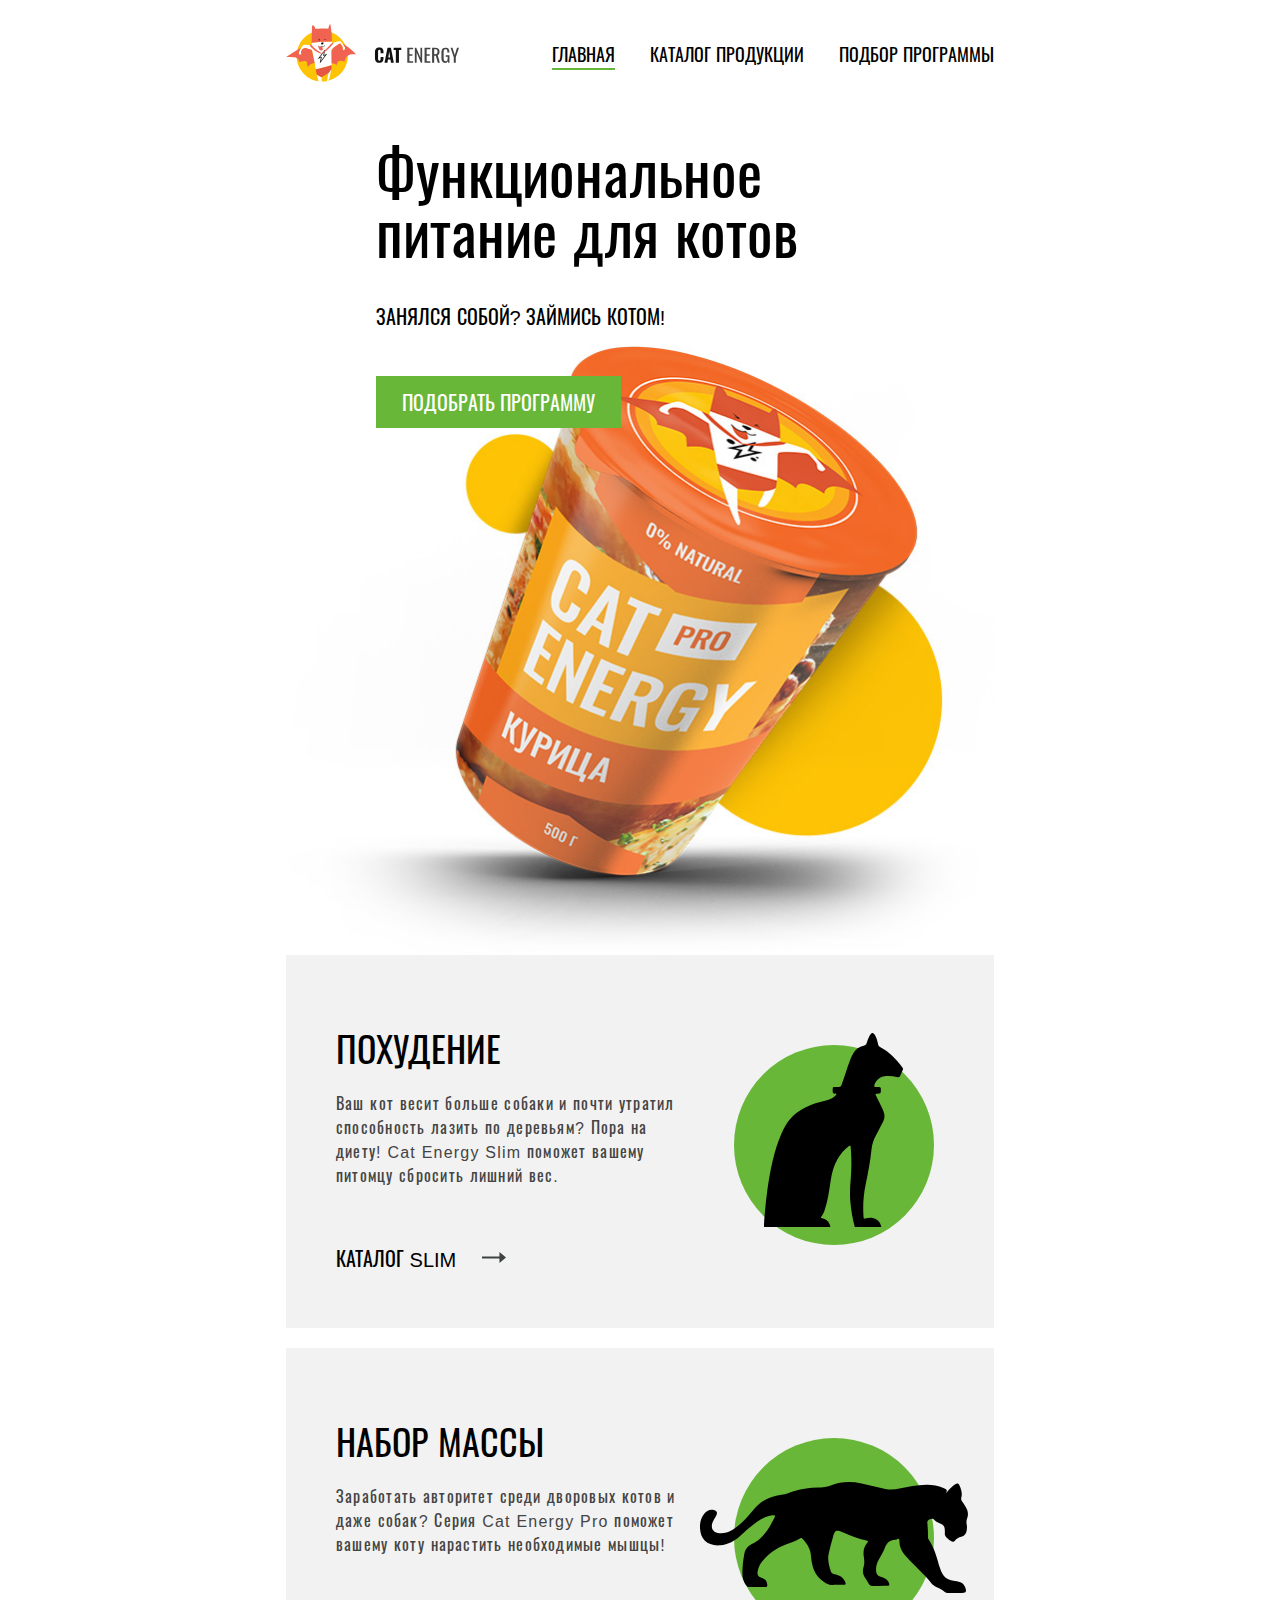
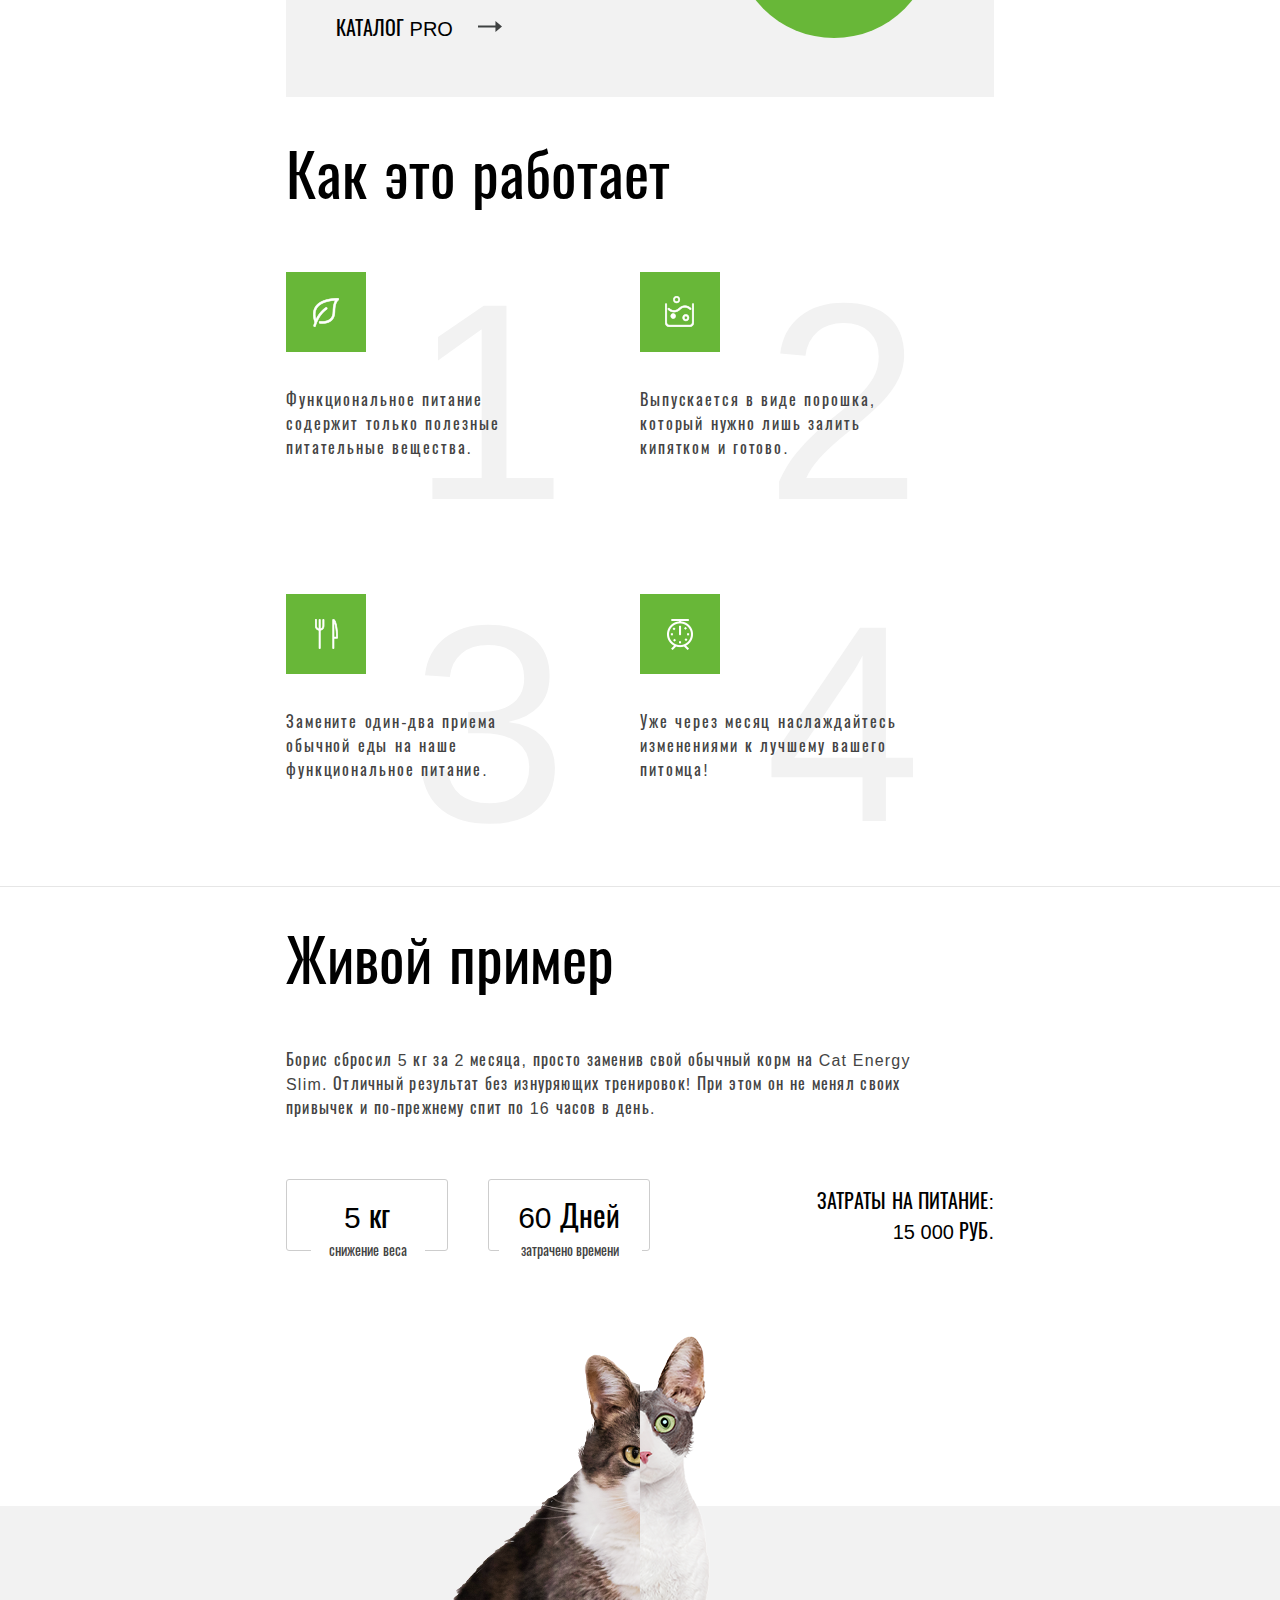
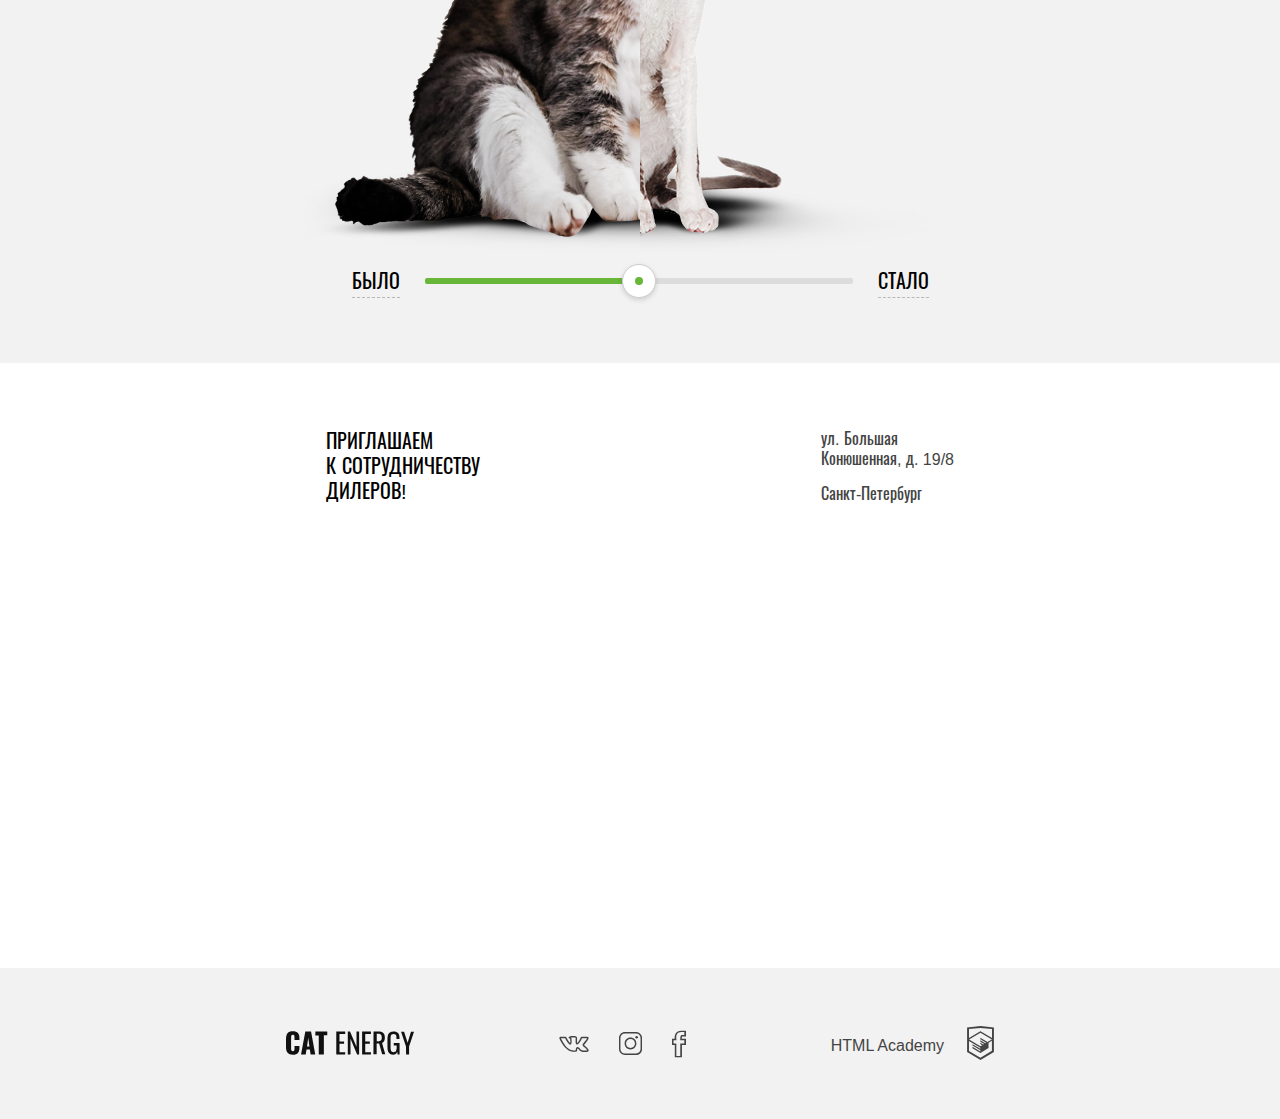
<file: index.html>
<!DOCTYPE html><html lang="en"><head><meta charset="UTF-8"><meta name="viewport" content="width=device-width,initial-scale=1"><meta http-equiv="X-UA-Compatible" content="ie=edge"><link rel="stylesheet" href="css/main-page.min.css"><title>Cat-energy</title></head><body><header><div class="header__logo-wrapper"><a class="header__link-logo" href="index.html"><picture class="header__picture-logo"><source type="image/svg+xml" media="(min-width: 1440px)" srcset="./img/logo-desktop.svg"><source type="image/svg+xml" media="(min-width: 768px)" srcset="./img/logo-tablet.svg"><img class="header__img-logo" src="./img/logo-mobile.svg" width="33" height="38" alt="logo"></picture></a><a class="header__link-mobile-header" href="index.html"><svg class="header__svg-mobile-header" width="101" height="18"><use xlink:href="./img/sprite.svg#icon-logo-mobile-header"></use></svg> </a><button class="header__open-menu" type="button"></button> <button class="header__close-menu display--none" type="button"></button></div><nav class="navigation display--none"><ul class="navigation__menu"><li class="navigation__list"><a class="navigation__link active" href="#">Главная</a></li><li class="navigation__list"><a class="navigation__link" href="catalog.html">Каталог продукции</a></li><li class="navigation__list"><a class="navigation__link" href="#">Подбор программы</a></li></ul></nav></header><section class="nutrition"><div class="nutrition__wrapper"><h2 class="nutrition__header">Функциональное<br>питание для котов</h2><p class="nutrition__tagline">Занялся собой? Займись котом!</p><picture class="nutrition__picture"><source type="image/jpg" media="(min-width: 1440px)" srcset="./img/cat-energy-desktop.png, ./img/cat-energy-desktop@2x.png 2x"><source type="image/jpg" media="(min-width: 768px)" srcset="./img/cat-energy-tablet.jpg, ./img/cat-energy-tablet@2x.jpg 2x"><img class="nutrition__img" src="./img/cat-energy-mobile.png" srcset="./img/cat-energy-mobile@2x.png 2x" alt="Cat-energy"></picture><a class="nutrition__link" href="form.html">Подобрать программу</a></div></section><section class="cat-energy"><div class="cat-energy__wrapper"><div class="cat-energy-slim"><div class="cat-energy-slim__icon"><span class="cat-energy-slim__icon-svg"></span></div><h2 class="cat-energy-slim__header">Похудение</h2><p class="cat-energy-slim__info">Ваш кот весит больше собаки и почти утратил способность лазить по деревьям? Пора на диету! Cat Energy Slim поможет вашему питомцу сбросить лишний вес.</p><a class="cat-energy-slim__link" href="#">Каталог Slim <span class="cat-energy-slim__link-arrow"></span></a></div><div class="cat-energy-pro"><div class="cat-energy-pro__icon"><span class="cat-energy-pro__icon-svg"></span></div><h2 class="cat-energy-pro__header">Набор массы</h2><p class="cat-energy-pro__info">Заработать авторитет среди дворовых котов и даже собак? Серия Cat Energy Pro поможет вашему коту нарастить необходимые мышцы!</p><a class="cat-energy-pro__link" href="#">Каталог Pro <span class="cat-energy-pro__link-arrow"></span></a></div></div></section><section class="how-work"><div class="how-work__wrapper"><h2 class="how-work__header">Как это работает</h2><div class="advantage"><span class="advantage__img advantage__img--beneficial-nutrients"></span><p class="advantage__info">Функциональное питание содержит только полезные питательные вещества.</p><span class="advantage__number">1</span></div><div class="advantage"><span class="advantage__img advantage__img--preparation"></span><p class="advantage__info">Выпускается в виде порошка, который нужно лишь залить кипятком и готово.</p><span class="advantage__number">2</span></div><div class="advantage"><span class="advantage__img advantage__img--eat"></span><p class="advantage__info">Замените один-два приема обычной еды на наше функциональное питание.</p><span class="advantage__number">3</span></div><div class="advantage"><span class="advantage__img advantage__img--time"></span><p class="advantage__info">Уже через месяц наслаждайтесь изменениями к лучшему вашего питомца!</p><span class="advantage__number">4</span></div></div></section><section class="example"><div class="example__background"></div><div class="example__wrapper"><div class="example__text-wrapper"><h2 class="example__header">Живой пример</h2><p class="example__info">Борис сбросил 5 кг за 2 месяца, просто заменив свой обычный корм на Cat Energy Slim. Отличный результат без изнуряющих тренировок! При этом он не менял своих привычек и по-прежнему спит по 16 часов в день.</p><div class="time-days"><div class="time-days__wrapper"><h2 class="time-days__header">5 кг</h2><p class="time-days__text"><span class="time-days__text-span">снижение </span><span>веса</span></p></div><div class="time-days__wrapper"><h2 class="time-days__header">60 Дней</h2><p class="time-days__text time-days__text--mod"><span class="time-days__text-span">затрачено </span><span>времени</span></p></div></div><p class="time-days__info"><span>Затраты на питание:</span> <span class="time-days__price">15 000 руб.</span></p></div><div class="example__cat-wrapper"><div class="example__cat-before"></div><div class="example__cat-after"></div><div class="example__cat-range-wrapper"><span class="example__cat-range-text">Было</span> <input class="example__input-range" type="range" min="0" max="100"> <span class="example__cat-range-text">Стало</span></div></div></div></section><section class="address"><div class="address__wrapper"><h2 class="address__header">Приглашаем<br>к сотрудничеству<br>дилеров!</h2><address class="address__info"><span>ул. Большая</span><span>Конюшенная, д. 19/8</span><span class="address__city">Санкт-Петербург</span></address></div><iframe src="https://www.google.com/maps/embed?pb=!1m18!1m12!1m3!1d3997.3717970159364!2d30.324957131471734!3d59.93735405538372!2m3!1f0!2f0!3f0!3m2!1i1024!2i768!4f13.1!3m3!1m2!1s0x4696310fca145cc1%3A0x42b32648d8238007!2z0JHQvtC70YzRiNCw0Y8g0JrQvtC90Y7RiNC10L3QvdCw0Y8g0YPQuy4sIDE5LzgsINCh0LDQvdC60YIt0J_QtdGC0LXRgNCx0YPRgNCzLCDQoNC-0YHRgdC40Y8sIDE5MTE4Ng!5e0!3m2!1sru!2sua!4v1571142623343!5m2!1sru!2sua" width="100%" height="365" class="address__google-map" frameborder="0" allowfullscreen=""></iframe></section><footer class="footer"><div class="footer__wrapper"><a class="footer__link-logo" href="index.html"><svg class="footer__svg-logo" width="128" height="24"><use xlink:href="./img/sprite.svg#icon-logo-footer"></use></svg></a><div class="footer__social-network"><a class="footer__link-social" href="#"><svg class="footer__svg-social footer__svg-vk" width="22" height="12" fill="#444"><use xlink:href="./img/sprite.svg#icon-vk"></use></svg> </a><a class="footer__link-social" href="#"><svg class="footer__svg-social footer__svg-instagram" width="16" height="16" fill="#444"><use xlink:href="./img/sprite.svg#icon-instagram"></use></svg> </a><a class="footer__link-social" href="#"><svg class="footer__svg-social footer__svg-facebook" width="10" height="19" fill="#444"><use xlink:href="./img/sprite.svg#icon-facebook"></use></svg></a></div><div class="footer__html-academy-wrapper"><a class="footer__html-academy-link" href="#">HTML Academy</a> <a class="footer__html-academy-logo-link" href="#"><svg class="footer__html-academy-svg" width="27" height="34" fill="#444"><use xlink:href="./img/sprite.svg#icon-html-academy"></use></svg></a></div></div></footer><script src="js/mobile-menu.js"></script><script src="js/range.js"></script></body></html>
</file>
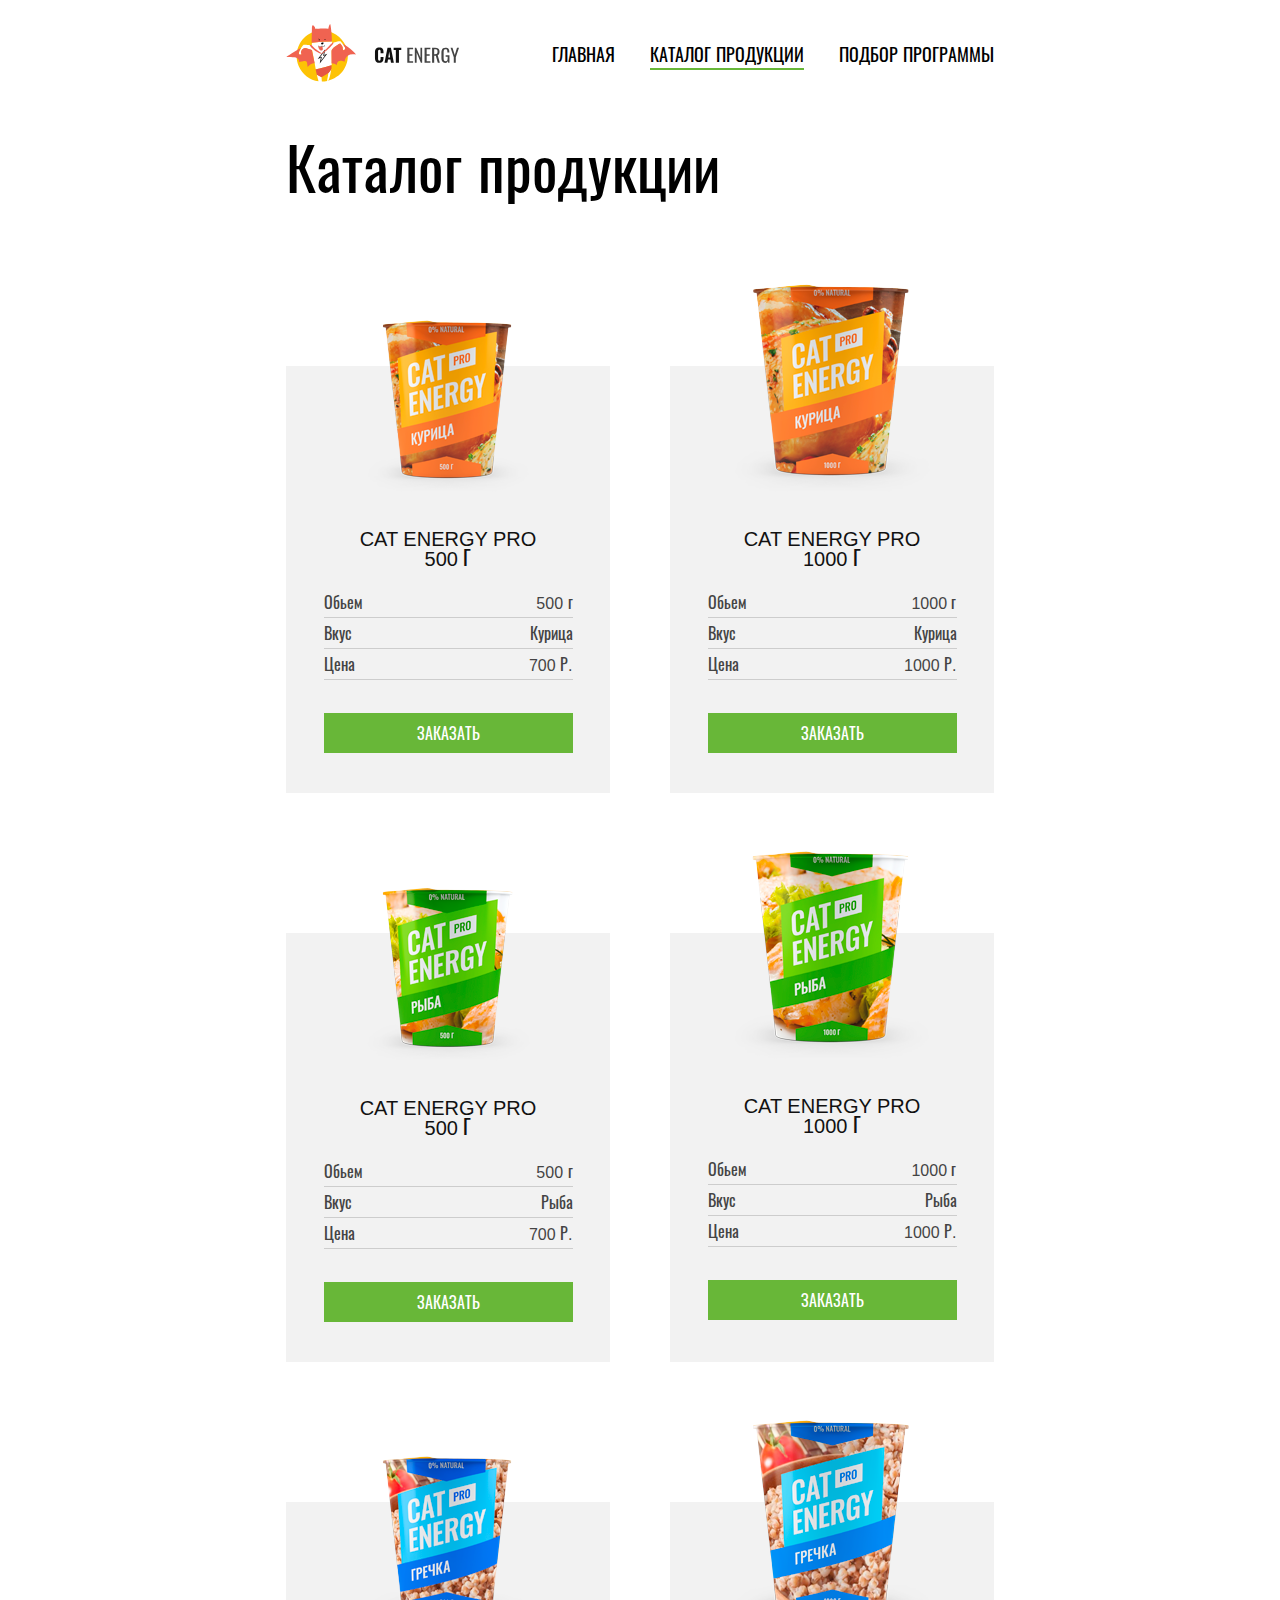
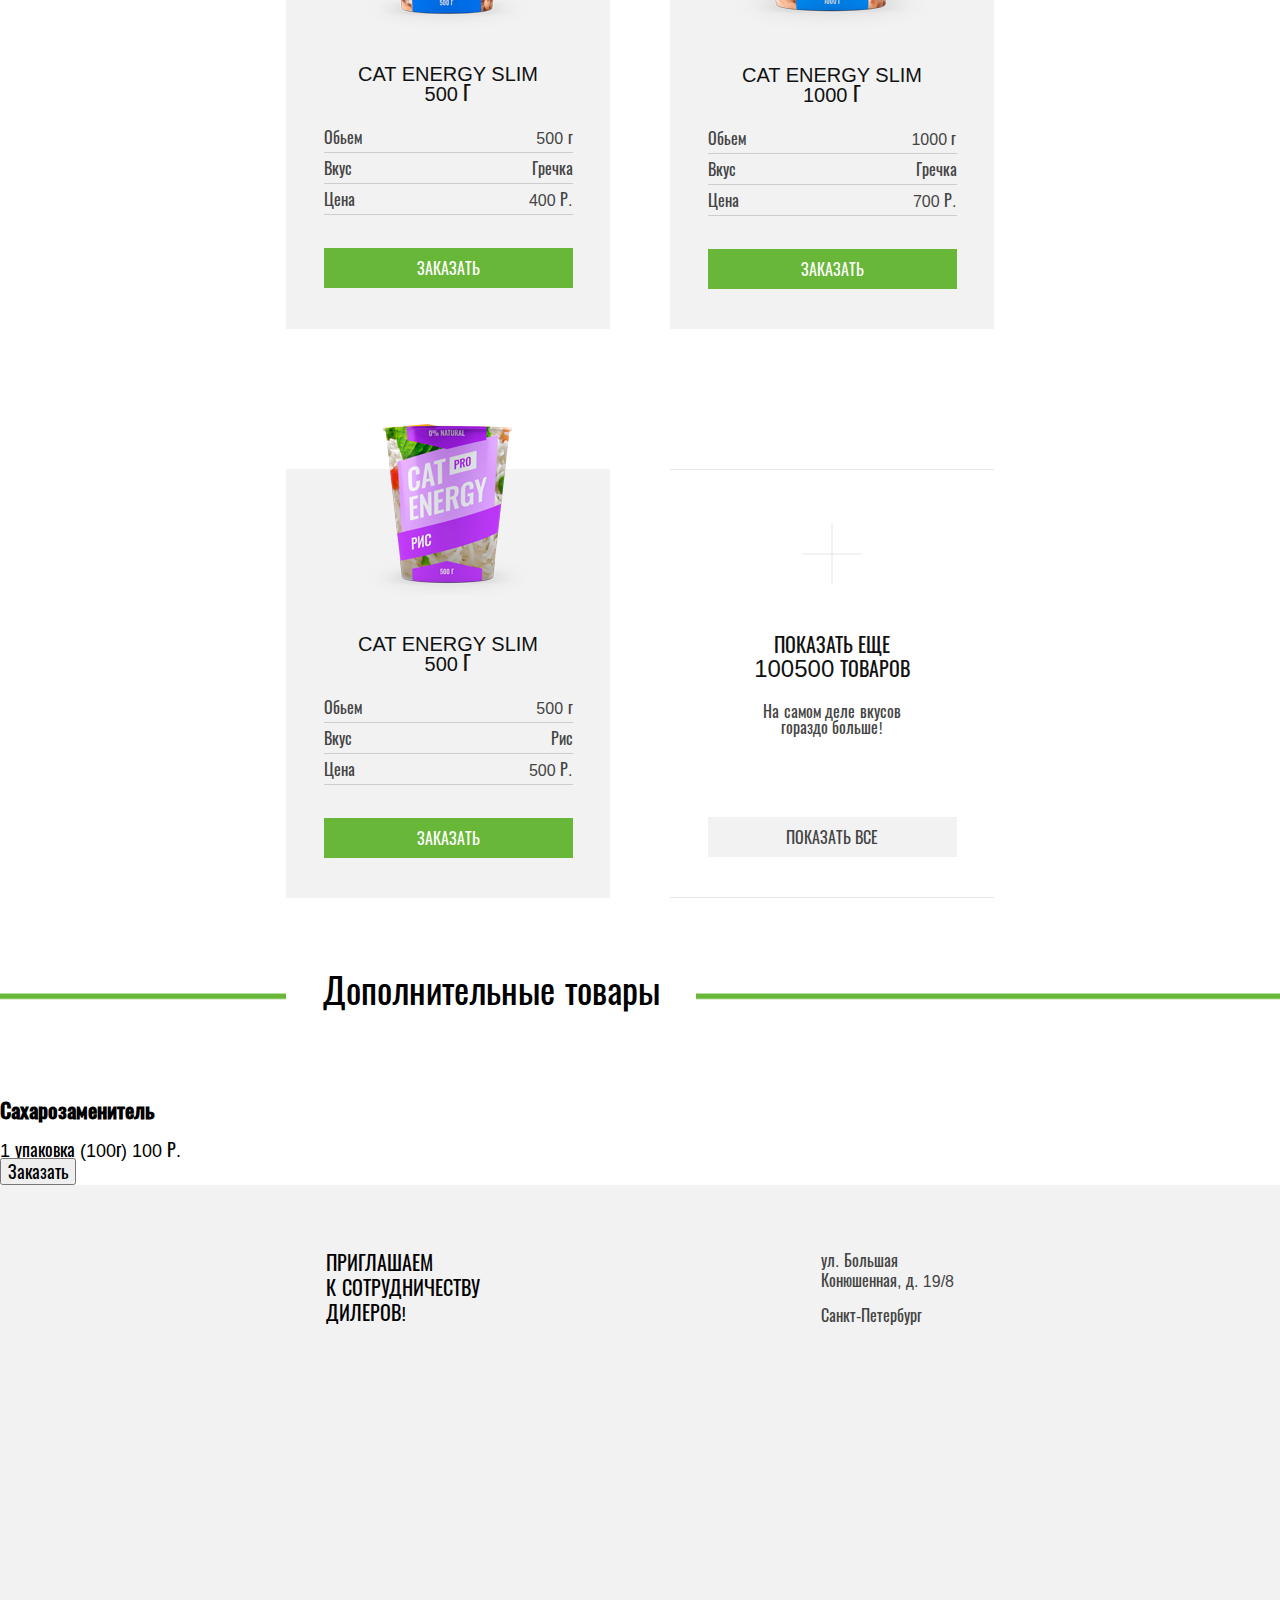
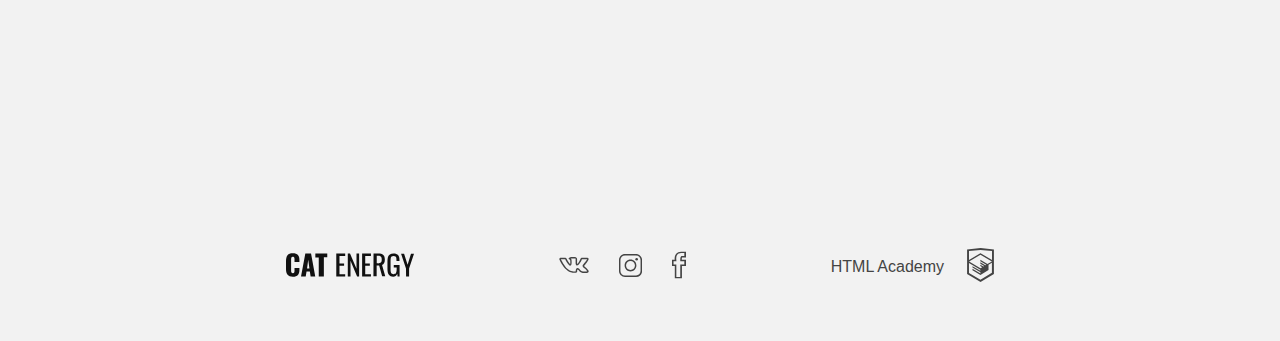
<file: catalog.html>
<!DOCTYPE html><html lang="en"><head><meta charset="UTF-8"><meta name="viewport" content="width=device-width,initial-scale=1"><meta http-equiv="X-UA-Compatible" content="ie=edge"><link rel="stylesheet" href="css/catalog-page.min.css"><title>Cat-energy</title></head><body><header><div class="header__logo-wrapper"><a class="header__link-logo" href="index.html"><picture class="header__picture-logo"><source type="image/svg+xml" media="(min-width: 1440px)" srcset="./img/logo-desktop.svg"><source type="image/svg+xml" media="(min-width: 768px)" srcset="./img/logo-tablet.svg"><img class="header__img-logo" src="./img/logo-mobile.svg" width="33" height="38" alt="logo"></picture></a><a class="header__link-mobile-header" href="index.html"><svg class="header__svg-mobile-header" width="101" height="18"><use xlink:href="./img/sprite.svg#icon-logo-mobile-header"></use></svg> </a><button class="header__open-menu" type="button"></button> <button class="header__close-menu display--none" type="button"></button></div><nav class="navigation display--none"><ul class="navigation__menu"><li class="navigation__list"><a class="navigation__link" href="index.html">Главная</a></li><li class="navigation__list"><a class="navigation__link active" href="#">Каталог продукции</a></li><li class="navigation__list"><a class="navigation__link" href="#">Подбор программы</a></li></ul></nav></header><section class="catalog"><div class="catalog__wrapper"><h2 class="catalog__header">Каталог продукции</h2><div class="catalog-item"><a class="catalog-item__img-link" href="#"><picture class="catalog-item__picture"><source media="(min-width: 1440px)" srcset="./img/catalog/chicken500-desktop.png, ./img/catalog/chicken500-desktop@2x.png 2x"><source media="(min-width: 768px)" srcset="./img/catalog/chicken500-tablet.png, ./img/catalog/chicken500-tablet@2x.png 2x"><img class="catalog-item__img catalog-item__img--500" src="img/catalog/chicken500.jpg" srcset="img/catalog/chicken500@2x.jpg 2x" alt="chicken500"></picture></a><div class="catalog-item__description"><a class="catalog-item__description-link" href="#"><h3 class="catalog-item__header">Cat energy pro 500 г</h3></a><div class="catalog-item__size"><span>Обьем</span><span>500 г</span></div><div class="catalog-item__flavor"><span>Вкус</span><span>Курица</span></div><div class="catalog-item__price"><span>Цена</span><span>700 Р.</span></div></div><input class="catalog-item__btn" type="button" value="Заказать"></div><div class="catalog-item"><a class="catalog-item__img-link" href="#"><picture class="catalog-item__picture"><source media="(min-width: 1440px)" srcset="./img/catalog/chicken1000-desktop.png, ./img/catalog/chicken1000-desktop@2x.png 2x"><source media="(min-width: 768px)" srcset="./img/catalog/chicken1000-tablet.png, ./img/catalog/chicken1000-tablet@2x.png 2x"><img class="catalog-item__img catalog-item__img--1000" src="img/catalog/chicken1000.jpg" srcset="img/catalog/chicken1000@2x.jpg 2x" alt="chicken1000"></picture></a><div class="catalog-item__description"><a class="catalog-item__description-link" href="#"><h3 class="catalog-item__header">Cat energy pro 1000 г</h3></a><div class="catalog-item__size"><span>Обьем</span><span>1000 г</span></div><div class="catalog-item__flavor"><span>Вкус</span><span>Курица</span></div><div class="catalog-item__price"><span>Цена</span><span>1000 Р.</span></div></div><input class="catalog-item__btn" type="button" value="Заказать"></div><div class="catalog-item"><a class="catalog-item__img-link" href="#"><picture class="catalog-item__picture"><source media="(min-width: 1440px)" srcset="./img/catalog/fish500-desktop.png, ./img/catalog/fish500-desktop@2x.png 2x"><source media="(min-width: 768px)" srcset="./img/catalog/fish500-tablet.png, ./img/catalog/fish500-tablet@2x.png 2x"><img class="catalog-item__img catalog-item__img--500" src="img/catalog/fish500.jpg" srcset="img/catalog/fish500@2x.jpg 2x" alt="fish500"></picture></a><div class="catalog-item__description"><a class="catalog-item__description-link" href="#"><h3 class="catalog-item__header">Cat energy pro 500 г</h3></a><div class="catalog-item__size"><span>Обьем</span><span>500 г</span></div><div class="catalog-item__flavor"><span>Вкус</span><span>Рыба</span></div><div class="catalog-item__price"><span>Цена</span><span>700 Р.</span></div></div><input class="catalog-item__btn" type="button" value="Заказать"></div><div class="catalog-item"><a class="catalog-item__img-link" href="#"><picture class="catalog-item__picture"><source media="(min-width: 1440px)" srcset="./img/catalog/fish1000-desktop.png, ./img/catalog/fish1000-desktop@2x.png 2x"><source media="(min-width: 768px)" srcset="./img/catalog/fish1000-tablet.png, ./img/catalog/fish1000-tablet@2x.png 2x"><img class="catalog-item__img catalog-item__img--1000" src="img/catalog/fish1000.jpg" srcset="img/catalog/fish1000@2x.jpg 2x" alt="fish1000"></picture></a><div class="catalog-item__description"><a class="catalog-item__description-link" href="#"><h3 class="catalog-item__header">Cat energy pro 1000 г</h3></a><div class="catalog-item__size"><span>Обьем</span><span>1000 г</span></div><div class="catalog-item__flavor"><span>Вкус</span><span>Рыба</span></div><div class="catalog-item__price"><span>Цена</span><span>1000 Р.</span></div></div><input class="catalog-item__btn" type="button" value="Заказать"></div><div class="catalog-item"><a class="catalog-item__img-link" href="#"><picture class="catalog-item__picture"><source media="(min-width: 1440px)" srcset="./img/catalog/buckwheat500-desktop.png, ./img/catalog/buckwheat500-desktop@2x.png 2x"><source media="(min-width: 768px)" srcset="./img/catalog/buckwheat500-tablet.png, ./img/catalog/buckwheat500-tablet@2x.png 2x"><img class="catalog-item__img catalog-item__img--500" src="img/catalog/buckwheat500.jpg" srcset="img/catalog/buckwheat500@2x.jpg 2x" alt="buckwheat500"></picture></a><div class="catalog-item__description"><a class="catalog-item__description-link" href="#"><h3 class="catalog-item__header">Cat energy slim 500 г</h3></a><div class="catalog-item__size"><span>Обьем</span><span>500 г</span></div><div class="catalog-item__flavor"><span>Вкус</span><span>Гречка</span></div><div class="catalog-item__price"><span>Цена</span><span>400 Р.</span></div></div><input class="catalog-item__btn" type="button" value="Заказать"></div><div class="catalog-item"><a class="catalog-item__img-link" href="#"><picture class="catalog-item__picture"><source media="(min-width: 1440px)" srcset="./img/catalog/buckwheat1000-desktop.png, ./img/catalog/buckwheat1000-desktop@2x.png 2x"><source media="(min-width: 768px)" srcset="./img/catalog/buckwheat1000-tablet.png, ./img/catalog/buckwheat1000-tablet@2x.png 2x"><img class="catalog-item__img catalog-item__img--1000" src="img/catalog/buckwheat1000.jpg" srcset="img/catalog/buckwheat1000@2x.jpg 2x" alt="buckwheat1000"></picture></a><div class="catalog-item__description"><a class="catalog-item__description-link" href="#"><h3 class="catalog-item__header">Cat energy slim 1000 г</h3></a><div class="catalog-item__size"><span>Обьем</span><span>1000 г</span></div><div class="catalog-item__flavor"><span>Вкус</span><span>Гречка</span></div><div class="catalog-item__price"><span>Цена</span><span>700 Р.</span></div></div><input class="catalog-item__btn" type="button" value="Заказать"></div><div class="catalog-item"><a class="catalog-item__img-link" href="#"><picture class="catalog-item__picture"><source media="(min-width: 1440px)" srcset="./img/catalog/rice500-desktop.png, ./img/catalog/rice500-desktop@2x.png 2x"><source media="(min-width: 768px)" srcset="./img/catalog/rice500-tablet.png, ./img/catalog/rice500-tablet@2x.png 2x"><img class="catalog-item__img catalog-item__img--500" src="img/catalog/rice500.jpg" srcset="img/catalog/rice500@2x.jpg 2x" alt="rice500"></picture></a><div class="catalog-item__description"><a class="catalog-item__description-link" href="#"><h3 class="catalog-item__header">Cat energy slim 500 г</h3></a><div class="catalog-item__size"><span>Обьем</span><span>500 г</span></div><div class="catalog-item__flavor"><span>Вкус</span><span>Рис</span></div><div class="catalog-item__price"><span>Цена</span><span>500 Р.</span></div></div><input class="catalog-item__btn" type="button" value="Заказать"></div><div class="catalog-plus-item"><picture class="catalog-plus-item__picture"><source media="(min-width: 768px)" srcset="./img/catalog/icon-plus.svg"><img class="catalog-plus-item__img" width="30" height="30" src="./img/catalog/icon-plus-mobile.svg" alt="plus-items"></picture><div class="catalog-plus-item__description"><h3 class="catalog-plus-item__header">Показать еще <span class="catalog-plus-item__header--number">100500</span> товаров</h3><p class="catalog-plus-item__info">На самом деле вкусов гораздо больше!</p></div><input class="catalog-plus-item__btn" type="button" value="Показать все"></div></div></section><section class="add-goods"><div class="add-goods__header-wrapper"><h2 class="add-goods__header">Дополнительные товары</h2></div><div class="add-goods__item-wrapper"><div class="add-goods__item"><h3 class="add-goods__item-header">Сахарозаменитель</h3><div class="add-goods__item-info"><span>1 упаковка (100г)</span> <span>100 Р.</span></div><input type="button" value="Заказать"></div></div></section><section class="address"><div class="address__wrapper"><h2 class="address__header">Приглашаем<br>к сотрудничеству<br>дилеров!</h2><address class="address__info"><span>ул. Большая</span><span>Конюшенная, д. 19/8</span><span class="address__city">Санкт-Петербург</span></address></div><iframe src="https://www.google.com/maps/embed?pb=!1m18!1m12!1m3!1d3997.3717970159364!2d30.324957131471734!3d59.93735405538372!2m3!1f0!2f0!3f0!3m2!1i1024!2i768!4f13.1!3m3!1m2!1s0x4696310fca145cc1%3A0x42b32648d8238007!2z0JHQvtC70YzRiNCw0Y8g0JrQvtC90Y7RiNC10L3QvdCw0Y8g0YPQuy4sIDE5LzgsINCh0LDQvdC60YIt0J_QtdGC0LXRgNCx0YPRgNCzLCDQoNC-0YHRgdC40Y8sIDE5MTE4Ng!5e0!3m2!1sru!2sua!4v1571142623343!5m2!1sru!2sua" width="100%" height="365" class="address__google-map" frameborder="0" allowfullscreen=""></iframe></section><footer class="footer"><div class="footer__wrapper"><a class="footer__link-logo" href="index.html"><svg class="footer__svg-logo" width="128" height="24"><use xlink:href="./img/sprite.svg#icon-logo-footer"></use></svg></a><div class="footer__social-network"><a class="footer__link-social" href="#"><svg class="footer__svg-social footer__svg-vk" width="22" height="12" fill="#444"><use xlink:href="./img/sprite.svg#icon-vk"></use></svg> </a><a class="footer__link-social" href="#"><svg class="footer__svg-social footer__svg-instagram" width="16" height="16" fill="#444"><use xlink:href="./img/sprite.svg#icon-instagram"></use></svg> </a><a class="footer__link-social" href="#"><svg class="footer__svg-social footer__svg-facebook" width="10" height="19" fill="#444"><use xlink:href="./img/sprite.svg#icon-facebook"></use></svg></a></div><div class="footer__html-academy-wrapper"><a class="footer__html-academy-link" href="#">HTML Academy</a> <a class="footer__html-academy-logo-link" href="#"><svg class="footer__html-academy-svg" width="27" height="34" fill="#444"><use xlink:href="./img/sprite.svg#icon-html-academy"></use></svg></a></div></div></footer><script src="js/mobile-menu.js"></script></body></html>
</file>
<file: css/main-page.min.css>
/*! normalize.css v8.0.1 | MIT License | github.com/necolas/normalize.css */html{line-height:1.15;-webkit-text-size-adjust:100%}details,main{display:block}h1{font-size:2em;margin:.67em 0}hr{box-sizing:content-box;height:0;overflow:visible}code,kbd,pre,samp{font-family:monospace,monospace;font-size:1em}a{background-color:transparent;text-decoration:none}abbr[title]{border-bottom:none;text-decoration:underline;-webkit-text-decoration:underline dotted;text-decoration:underline dotted}b,strong{font-weight:bolder}small{font-size:80%}sub,sup{font-size:75%;line-height:0;position:relative;vertical-align:baseline}sub{bottom:-.25em}sup{top:-.5em}img{border-style:none;max-width:100%;height:auto}button,input,optgroup,select,textarea{font-family:inherit;font-size:100%;line-height:1.15;margin:0}button,input{overflow:visible}button,select{text-transform:none}[type=button],[type=reset],[type=submit],button{-webkit-appearance:button}[type=button]::-moz-focus-inner,[type=reset]::-moz-focus-inner,[type=submit]::-moz-focus-inner,button::-moz-focus-inner{border-style:none;padding:0}[type=button]:-moz-focusring,[type=reset]:-moz-focusring,[type=submit]:-moz-focusring,button:-moz-focusring{outline:ButtonText dotted 1px}fieldset{padding:.35em .75em .625em}legend{box-sizing:border-box;color:inherit;display:table;max-width:100%;padding:0;white-space:normal}progress{vertical-align:baseline}textarea{overflow:auto}[type=checkbox],[type=radio]{box-sizing:border-box;padding:0}[type=number]::-webkit-inner-spin-button,[type=number]::-webkit-outer-spin-button{height:auto}[type=search]{-webkit-appearance:textfield;outline-offset:-2px}[type=search]::-webkit-search-decoration{-webkit-appearance:none}::-webkit-file-upload-button{-webkit-appearance:button;font:inherit}summary{display:list-item}[hidden],template{display:none}@font-face{font-family:Oswald;font-style:normal;font-weight:400;font-display:swap;src:url(../fonts/oswald-cyrillic-regular.woff2) format("woff2")}@font-face{font-family:Oswald;font-style:normal;font-weight:500;font-display:swap;src:url(../fonts/oswald-cyrillic-medium.woff2) format("woff2")}body{min-width:320px;margin:0;padding:0;font-size:18px;line-height:18px;font-family:Oswald,Arial,sans-serif;font-weight:400;color:#000;font-style:normal}.visually-hidden:not(:focus):not(:active){position:absolute;width:1px;height:1px;margin:-1px;border:0;padding:0;white-space:nowrap;-webkit-clip-path:inset(100%);clip-path:inset(100%);clip:rect(0 0 0 0);overflow:hidden}.footer__link-logo:focus,.footer__link-logo:hover,.header__link-logo:focus,.header__link-logo:hover,.header__link-mobile-header:focus,.header__link-mobile-header:hover,.navigation__link:focus,.navigation__link:hover{opacity:.8}.footer__link-logo:active,.header__link-logo:active,.header__link-mobile-header:active,.navigation__link:active{opacity:.6}.cat-energy-pro__link:active,.cat-energy-slim__link:active,.footer__html-academy-link:active,.footer__html-academy-logo-link:active .footer__html-academy-svg,.footer__link-social:active .footer__svg-social,.nutrition__link:active .nutrition__span{opacity:.3}.nutrition__link:focus,.nutrition__link:hover{background-color:#5eaa2f}.cat-energy-pro__link:focus .cat-energy-pro__link-arrow,.cat-energy-pro__link:hover .cat-energy-pro__link-arrow,.cat-energy-slim__link:focus .cat-energy-slim__link-arrow,.cat-energy-slim__link:hover .cat-energy-slim__link-arrow{width:33px;background-image:url(../img/right-arrow-verylong.svg);background-size:33px 11px}.footer__html-academy-logo-link:focus .footer__html-academy-svg,.footer__html-academy-logo-link:hover .footer__html-academy-svg,.footer__link-social:focus .footer__svg-social,.footer__link-social:hover .footer__svg-social{fill:#68b738}.example__cat-range-wrapper:hover .example__cat-range-text{border-bottom:1px solid #989898}.example__cat-range-wrapper:active .example__cat-range-text{border-bottom:1px solid transparent}.example__input-range:hover::-webkit-slider-thumb{box-shadow:0 3px 5px 0 rgba(0,0,0,.25)}.example__input-range:hover::-moz-range-thumb{box-shadow:0 3px 5px 0 rgba(0,0,0,.25)}.example__input-range:active::-webkit-slider-thumb,.example__input-range:focus::-webkit-slider-thumb{border:2px solid #68b738}.example__input-range:active::-moz-range-thumb,.example__input-range:focus::-moz-range-thumb{border:2px solid #68b738}.header__logo-wrapper{display:-webkit-box;display:flex;padding:15px 20px;-webkit-box-pack:justify;justify-content:space-between;box-sizing:border-box;border-bottom:1px solid #e6e6e6}.header__img-logo{display:block}.header__link-mobile-header{align-self:center}.header__svg-mobile-header{display:block}.header__close-menu,.header__open-menu{display:none}.navigation__menu{margin:0;padding:0}.navigation__list{text-align:center;box-sizing:border-box;border-bottom:1px solid #e6e6e6;list-style:none}.navigation__link{font-size:20px;font-weight:500;line-height:65px;color:#000;text-transform:uppercase}@media (max-width:767px){.header__open-menu{display:block;outline:0;background:url(../img/open-mobile-menu.svg) no-repeat;width:24px;height:18px;padding:0;align-self:center;border:none}.header__open-menu::before{display:none}.header__close-menu{display:block;outline:0;background:url(../img/close-mobile-menu.svg) no-repeat;width:24px;height:18px;padding:0;align-self:center;border:none;background-position-x:3px}.display--none,.header__close-menu::before{display:none}}@media (min-width:768px){.footer__html-academy-wrapper:active .footer__html-academy-link,.footer__html-academy-wrapper:active .footer__html-academy-svg{opacity:.3}.footer__html-academy-wrapper:hover .footer__html-academy-svg{fill:#68b738}header{display:-webkit-box;display:flex;width:708px;margin:24px auto;-webkit-box-pack:justify;justify-content:space-between}.header__logo-wrapper{padding:0;border:none}.header__link-mobile-header,.header__open-menu{display:none}.header__img-logo{display:block;width:173px;height:58px}.navigation{display:block;align-self:center}.navigation__menu{display:-webkit-box;display:flex}.navigation__list{margin-left:35px;border-bottom:none}.navigation__link{display:block;padding-top:4px;font-size:18px;line-height:28px;font-weight:400}.navigation__link.active{border-bottom:2px solid #68b738}}@media (min-width:1440px){header{width:1220px;margin:0 auto;padding:54px 0 30px}.header__img-logo{width:202px;height:59px}.navigation__link{font-size:20px;line-height:36px;color:#fff}.navigation__link.active{border-bottom:2px solid #fff}}.nutrition{background-image:url(../img/nutrition-background-mobile.jpg);background-position:top center;background-repeat:no-repeat;background-size:320px 305px}.nutrition__wrapper{margin:0 20px;padding-top:25px;color:#fff;text-align:center}.nutrition__header{margin:0;font-size:36px;font-weight:400;line-height:36px}.nutrition__tagline{margin-top:25px;margin-bottom:25px;font-size:14px;text-transform:uppercase}.nutrition__picture{display:block}.nutrition__link{display:block;margin:0 auto 20px;font-size:14px;line-height:40px;color:#fff;background-color:#68b738;text-transform:uppercase}@media (max-width:767px) and (-webkit-min-device-pixel-ratio:1.5),(max-width:767px) and (min-resolution:144dpi),(max-width:767px) and (min-resolution:1.5dppx){.nutrition{background-image:url(../img/nutrition-background-mobile@2x.jpg)}}@media (min-width:768px){.nutrition{background-image:none}.nutrition__wrapper{position:relative;width:708px;margin:0 auto;padding-top:0;padding-left:90px;padding-bottom:527px;box-sizing:border-box;color:#000;text-align:left}.nutrition__header{padding:35px 0;font-size:60px;line-height:60px}.nutrition__tagline{margin-top:10px;margin-bottom:50px;font-size:20px;line-height:20px}.nutrition__img{position:absolute;top:240px;left:0;z-index:-1}.nutrition__link{width:245px;height:52px;margin:0;font-size:20px;line-height:52px;text-align:center}}@media (min-width:1440px){.nutrition{width:1440px;margin:-143px auto 0;padding-top:143px;background-image:url(../img/nutrition-background-desktop.jpg);background-size:720px 696px;background-repeat:no-repeat;background-position:top right}.nutrition__wrapper{width:1220px;padding-left:80px;padding-bottom:268px}.nutrition__header{padding:70px 0 35px}.nutrition__tagline{margin-top:0}.nutrition__img{top:0;left:450px;z-index:1}}@media (min-width:1440px) and (-webkit-min-device-pixel-ratio:1.5),(min-width:1440px) and (min-resolution:144dpi),(min-width:1440px) and (min-resolution:1.5dppx){.nutrition{background-image:url(../img/nutrition-background-desktop@2x.jpg)}}.cat-energy__wrapper{margin:0 20px}.cat-energy-pro,.cat-energy-slim{margin-bottom:20px;padding:20px;background-color:#f2f2f2}.cat-energy-pro__icon,.cat-energy-slim__icon{position:absolute;width:50px;height:50px;border-radius:50%;background-color:#68b738}.cat-energy-slim__icon-svg{position:absolute;display:block;top:-2px;width:50px;height:50px;background-image:url(../img/cat-energy-slim.svg);background-repeat:no-repeat;background-position:center}.cat-energy-pro__icon-svg{position:absolute;display:block;left:calc((50px - 67px)/ 2);top:calc((50px - 28px)/ 2);width:67px;height:28px;background-image:url(../img/cat-energy-pro.svg);background-repeat:no-repeat;background-position:center}.cat-energy-pro__header,.cat-energy-slim__header{margin:0;font-size:24px;font-weight:400;line-height:50px;text-align:center;text-transform:uppercase}.cat-energy-pro__header{margin-left:40px}.cat-energy-pro__info,.cat-energy-slim__info{margin:0;padding-top:20px;padding-bottom:20px;padding-right:20px;box-sizing:border-box;border-bottom:1px solid #d9d9d9;font-size:14px;line-height:18px;letter-spacing:1.22px;color:#444}.cat-energy-pro__link,.cat-energy-slim__link{display:inline-block;margin-top:16px;font-size:16px;line-height:16px;color:#000;text-transform:uppercase}.cat-energy-pro__link-arrow,.cat-energy-slim__link-arrow{display:inline-block;margin-left:10px;width:24px;height:16px;background-image:url(../img/right-arrow-long.svg);background-size:24px 11px;background-repeat:no-repeat;background-position:center}@media (min-width:768px){.cat-energy__wrapper{width:708px;margin:0 auto}.cat-energy-pro,.cat-energy-slim{position:relative;padding:75px 280px 60px 50px}.cat-energy-pro__icon,.cat-energy-slim__icon{top:90px;right:60px;width:200px;height:200px}.cat-energy-slim__icon-svg{top:-12px;left:30px;width:140px;height:194px}.cat-energy-pro__icon-svg{top:44px;left:-34px;width:268px;height:112px}.cat-energy-pro__header,.cat-energy-slim__header{margin-left:0;font-size:36px;line-height:36px;text-align:left}.cat-energy-pro__info,.cat-energy-slim__info{padding-top:25px;padding-bottom:60px;font-size:16px;line-height:24px;border:none}.cat-energy-pro__link,.cat-energy-slim__link{margin:0;font-size:20px;line-height:20px}.cat-energy-pro__link-arrow,.cat-energy-slim__link-arrow{margin-left:20px;height:20px}}@media (min-width:1440px){.cat-energy__wrapper{display:-webkit-box;display:flex;width:1220px;-webkit-box-pack:justify;justify-content:space-between}.cat-energy-pro,.cat-energy-slim{width:570px;margin:0;padding-right:50px;box-sizing:border-box}.cat-energy-pro__icon,.cat-energy-slim__icon{top:45px;left:50px;width:100px;height:100px}.cat-energy-slim__icon-svg{top:-6px;left:15px;width:70px;height:97px}.cat-energy-pro__icon-svg{top:22px;left:-17px;width:134px;height:56px}.cat-energy-pro__header,.cat-energy-slim__header{text-align:center}.cat-energy-pro__header{margin-left:60px}.cat-energy-pro__info,.cat-energy-slim__info{padding:70px 0 30px}.cat-energy-pro__info{padding-right:20px}}.how-work__wrapper{margin:0 20px;padding-bottom:20px}.how-work__header{margin-top:30px;margin-bottom:40px;font-size:36px;line-height:36px;font-weight:400}.advantage{display:-webkit-box;display:flex;margin-bottom:20px}.advantage__img{width:60px;height:60px;flex-shrink:0;background-color:#68b738;background-position:center;background-size:50px;background-repeat:no-repeat}.advantage__info{margin:0 20px;align-self:center;font-size:14px;font-weight:400;line-height:18px;color:#444}.advantage__img--beneficial-nutrients{background-image:url(../img/advantage-beneficial-nutrients.png)}.advantage__img--preparation{background-image:url(../img/advantage-preparation.png)}.advantage__img--eat{background-image:url(../img/advantage-eat.png)}.advantage__img--time{background-image:url(../img/advantage-time.png)}@media (max-width:767px){.advantage__number{display:none}}@media (max-width:767px) and (-webkit-min-device-pixel-ratio:1.5),(max-width:767px) and (min-resolution:144dpi),(max-width:767px) and (min-resolution:1.5dppx){.advantage__img--beneficial-nutrients{background-image:url(../img/advantage-beneficial-nutrients@2x.png)}.advantage__img--preparation{background-image:url(../img/advantage-preparation@2x.png)}.advantage__img--eat{background-image:url(../img/advantage-eat@2x.png)}.advantage__img--time{background-image:url(../img/advantage-time@2x.png)}}@media (min-width:768px){.how-work__wrapper{display:-webkit-box;display:flex;width:708px;margin:0 auto;padding-bottom:0;flex-wrap:wrap}.how-work__header{margin-top:25px;margin-bottom:40px;flex-basis:100%;font-size:60px;line-height:60px}.advantage{position:relative;flex-basis:50%;margin-top:30px;margin-bottom:105px;padding-right:90px;-webkit-box-orient:vertical;-webkit-box-direction:normal;flex-direction:column;box-sizing:border-box}.advantage__img{width:80px;height:80px}.advantage__info{margin:35px 0 0;font-size:16px;line-height:24px;letter-spacing:1.9px}.advantage__number{position:absolute;display:block;top:-40px;left:125px;font-size:281px;line-height:281px;color:#f2f2f2;overflow:hidden;z-index:-1}}@media (min-width:768px) and (-webkit-min-device-pixel-ratio:1.5),(min-width:768px) and (min-resolution:144dpi),(min-width:768px) and (min-resolution:1.5dppx){.advantage__img--beneficial-nutrients{background-image:url(../img/advantage-beneficial-nutrients@2x.png)}.advantage__img--preparation{background-image:url(../img/advantage-preparation@2x.png)}.advantage__img--eat{background-image:url(../img/advantage-eat@2x.png)}.advantage__img--time{background-image:url(../img/advantage-time@2x.png)}}@media (min-width:1440px){.how-work__wrapper{width:1220px;-webkit-box-pack:justify;justify-content:space-between}.how-work__header{margin-top:75px;margin-bottom:70px}.advantage{flex-basis:245px;margin-top:0;margin-bottom:75px;padding-right:0}.advantage__info{letter-spacing:1.5px}}.example{background-color:#f2f2f2}.example__wrapper{margin:0 20px;padding:30px 0}.example__header{margin:0;font-size:36px;font-weight:400;line-height:36px}.example__info{margin-top:35px;margin-bottom:25px;padding-right:10px;box-sizing:border-box;font-size:14px;line-height:18px;color:#444;letter-spacing:1.2px}.time-days{display:-webkit-box;display:flex;-webkit-box-pack:justify;justify-content:space-between}.time-days__wrapper{position:relative;width:124px;border:1px solid #cdcdcd;border-radius:3px;box-sizing:border-box}.time-days__header{margin:0;font-size:24px;font-weight:400;line-height:56px;text-align:center}.time-days__text{position:absolute;display:-webkit-box;display:flex;-webkit-box-orient:vertical;-webkit-box-direction:normal;flex-direction:column;width:87px;margin:0;left:calc((124px - 87px)/ 2);bottom:-12px;font-size:12px;line-height:12px;color:#444;background-color:#f2f2f2;text-align:center;z-index:1}.time-days__info,.time-days__price{margin:38px 0;font-size:14px;line-height:14px;text-transform:uppercase;text-align:center}.example__cat-wrapper{display:-webkit-box;display:flex;width:280px;margin:0 auto;flex-wrap:wrap}.example__cat-before{width:50%;height:240px;background-image:url(../img/cat-before-mobile.png);background-repeat:no-repeat}.example__cat-after{width:50%;height:240px;background-image:url(../img/cat-after-mobile.png);background-repeat:no-repeat;background-position-x:100%}.example__cat-range-wrapper{display:-webkit-box;display:flex;width:100%;-webkit-box-pack:center;justify-content:center}.example__cat-range-text{border-bottom:1px dashed #b8b8b8;align-self:center;font-size:16px;line-height:22px;text-transform:uppercase}.example__input-range{width:84px;height:14px;margin:0 15px;align-self:center;-webkit-appearance:none;border:1px solid #cdcdcd;border-radius:6px;box-sizing:border-box;background:-webkit-gradient(linear,left top,right top,color-stop(50%,#68b738),color-stop(50%,#dcdcdc));background:-webkit-linear-gradient(left,#68b738 50%,#dcdcdc 50%);background:linear-gradient(90deg,#68b738 50%,#dcdcdc 50%);outline:0}.example__input-range::-webkit-slider-thumb{-webkit-appearance:none;width:22px;height:22px;border:1px solid #cecece;border-radius:50%;background-color:#fff;background-image:url(../img/circle.svg);background-repeat:no-repeat;background-position:center;box-shadow:0 2px 5px 0 rgba(0,0,0,.15);cursor:pointer}.example__input-range::-moz-range-thumb{width:22px;height:22px;border:1px solid #cecece;border-radius:50%;background-color:#fff;background-image:url(../img/circle.svg);background-repeat:no-repeat;background-position:center;box-shadow:0 2px 5px 0 rgba(0,0,0,.15);cursor:pointer}@media (max-width:767px) and (-webkit-min-device-pixel-ratio:1.5),(max-width:767px) and (min-resolution:144dpi),(max-width:767px) and (min-resolution:1.5dppx){.example__cat-before{background-image:url(../img/cat-before-mobile@2x.png);background-size:280px 240px}.example__cat-after{background-image:url(../img/cat-after-mobile@2x.png);background-size:280px 240px}}@media (min-width:768px){.example{position:relative;border-top:1px solid #e6e6e6}.example__background{position:absolute;width:100%;height:619px;top:0;left:0;background-color:#fff;z-index:1}.example__wrapper{position:relative;display:-webkit-box;display:flex;flex-wrap:wrap;width:708px;margin:0 auto;padding:40px 0 65px;box-sizing:border-box;z-index:1}.example__text-wrapper{display:-webkit-box;display:flex;flex-wrap:wrap}.example__header{font-size:60px;line-height:60px}.example__info{margin-top:60px;margin-bottom:60px;padding-right:60px;font-size:16px;line-height:24px}.time-days{-webkit-box-pack:start;justify-content:flex-start}.time-days__wrapper{width:162px;margin-right:40px}.time-days__header{font-size:30px;line-height:70px}.time-days__text{-webkit-box-orient:horizontal;-webkit-box-direction:normal;flex-direction:row;-webkit-box-pack:center;justify-content:center;width:114px;left:calc((162px - 114px)/ 2);bottom:-7px;font-size:14px;line-height:14px;background-color:#fff}.time-days__text--mod{width:143px;left:calc((162px - 143px)/ 2)}.time-days__text-span{white-space:pre-wrap}.time-days__info{display:-webkit-box;display:flex;-webkit-box-orient:vertical;-webkit-box-direction:normal;flex-direction:column;-webkit-box-pack:space-evenly;justify-content:space-evenly;margin:0 0 0 auto;font-size:20px;line-height:20px}.time-days__price{margin:0 0 0 auto;font-size:20px;line-height:20px}.example__cat-wrapper{margin-top:85px;width:690px}.example__cat-before{width:50%;height:517px;background-image:url(../img/cat-before-tablet.png)}.example__cat-after{width:50%;height:517px;background-image:url(../img/cat-after-tablet.png)}.example__cat-range-wrapper{margin-top:10px}.example__cat-range-text{font-size:20px;line-height:34px}.example__input-range{width:428px;margin:0 25px;height:6px;border:none;border-radius:2px}.example__input-range::-webkit-slider-thumb{width:34px;height:34px}.example__input-range::-moz-range-thumb{width:34px;height:34px}}@media (min-width:768px) and (-webkit-min-device-pixel-ratio:1.5),(min-width:768px) and (min-resolution:144dpi),(min-width:768px) and (min-resolution:1.5dppx){.example__cat-before{background-image:url(../img/cat-before-tablet@2x.png);background-size:690px 517px}.example__cat-after{background-image:url(../img/cat-after-tablet@2x.png);background-size:690px 517px}}@media (min-width:1440px){.example{border-top:none}.example__background{height:190px}.example__wrapper{flex-wrap:nowrap;width:1220px;padding:0 0 65px}.example__text-wrapper{flex-basis:50%}.example__header{line-height:190px}.example__info{margin:70px 0;padding-right:195px}.time-days__text{background-color:#f2f2f2}.time-days__info{-webkit-box-orient:horizontal;-webkit-box-direction:normal;flex-direction:row;-webkit-box-pack:start;justify-content:start;-webkit-box-align:center;align-items:center;margin:45px 0 0;line-height:48px}.time-days__price{margin-left:70px}.example__cat-wrapper{margin-top:0;flex-basis:50%}.example__cat-before{background-image:url(../img/cat-before-desktop.png)}.example__cat-after{background-image:url(../img/cat-after-desktop.png)}}@media (min-width:1440px) and (-webkit-min-device-pixel-ratio:1.5),(min-width:1440px) and (min-resolution:144dpi),(min-width:1440px) and (min-resolution:1.5dppx){.example__cat-before{background-image:url(../img/cat-before-desktop@2x.png);background-size:610px 517px}.example__cat-after{background-image:url(../img/cat-after-desktop@2x.png);background-size:610px 517px}}.address__wrapper{display:-webkit-box;display:flex;-webkit-box-pack:justify;justify-content:space-between;margin:30px 20px}.address__header{text-transform:uppercase}.address__header,.address__info{margin:0;font-size:16px;line-height:20px;font-weight:400}.address__info{display:-webkit-box;display:flex;-webkit-box-orient:vertical;-webkit-box-direction:normal;flex-direction:column;font-style:normal;color:#444}.address__google-map{display:block}@media (min-width:768px){.address__wrapper{width:708px;margin:65px auto;padding:0 40px;box-sizing:border-box}.address__header{font-size:20px;line-height:25px}.address__city{margin-top:auto}.address__google-map{height:400px}}@media (min-width:1440px){.address__wrapper{position:relative;width:1220px;margin:0 auto;padding:0}.address__header{position:absolute;display:-webkit-box;display:flex;width:285px;height:200px;top:100px;padding-left:75px;-webkit-box-align:center;align-items:center;box-sizing:border-box;background-color:#fff}.address__info{position:absolute;width:285px;height:200px;top:100px;left:285px;-webkit-box-pack:center;justify-content:center;padding-left:40px;box-sizing:border-box;background-color:#fff}.address__city{margin-top:14px}}.footer{background-color:#f2f2f2}.footer__wrapper{display:-webkit-box;display:flex;flex-wrap:wrap;margin:0 20px}.footer__link-logo{margin:40px auto 30px;line-height:18px}.footer__social-network{display:-webkit-box;display:flex;width:100%;-webkit-box-pack:center;justify-content:center;-webkit-box-align:center;align-items:center;border-top:1px solid #d9d9d9;border-bottom:1px solid #d9d9d9}.footer__link-social{padding:20px;line-height:8px}.footer__html-academy-wrapper{display:-webkit-box;display:flex;padding:20px 0;-webkit-box-pack:justify;justify-content:space-between;-webkit-box-align:center;align-items:center;-webkit-box-flex:1;flex-grow:1}.footer__html-academy-link{font-size:16px;line-height:16px;color:#444}@media (min-width:768px){.footer__wrapper{width:708px;margin:0 auto;padding:58px 0;-webkit-box-pack:justify;justify-content:space-between;flex-wrap:nowrap}.footer__link-logo{margin:0;align-self:center}.footer__social-network{width:auto;border:none}.footer__link-social{padding:0 15px}.footer__svg-vk{width:30px;height:16px}.footer__svg-instagram{width:23px;height:23px}.footer__svg-facebook{width:14px;height:28px}.footer__html-academy-wrapper{padding:0;-webkit-box-flex:0;flex-grow:0}.footer__html-academy-logo-link{padding-left:23px}}@media (min-width:1440px){.footer__wrapper{width:1220px}}
</file>
<file: css/catalog-page.min.css>
/*! normalize.css v8.0.1 | MIT License | github.com/necolas/normalize.css */html{line-height:1.15;-webkit-text-size-adjust:100%}details,main{display:block}h1{font-size:2em;margin:.67em 0}hr{box-sizing:content-box;height:0;overflow:visible}code,kbd,pre,samp{font-family:monospace,monospace;font-size:1em}a{background-color:transparent;text-decoration:none}abbr[title]{border-bottom:none;text-decoration:underline;-webkit-text-decoration:underline dotted;text-decoration:underline dotted}b,strong{font-weight:bolder}small{font-size:80%}sub,sup{font-size:75%;line-height:0;position:relative;vertical-align:baseline}sub{bottom:-.25em}sup{top:-.5em}img{border-style:none;max-width:100%;height:auto}button,input,optgroup,select,textarea{font-family:inherit;font-size:100%;line-height:1.15;margin:0}button,input{overflow:visible}button,select{text-transform:none}[type=button],[type=reset],[type=submit],button{-webkit-appearance:button}[type=button]::-moz-focus-inner,[type=reset]::-moz-focus-inner,[type=submit]::-moz-focus-inner,button::-moz-focus-inner{border-style:none;padding:0}[type=button]:-moz-focusring,[type=reset]:-moz-focusring,[type=submit]:-moz-focusring,button:-moz-focusring{outline:ButtonText dotted 1px}fieldset{padding:.35em .75em .625em}legend{box-sizing:border-box;color:inherit;display:table;max-width:100%;padding:0;white-space:normal}progress{vertical-align:baseline}textarea{overflow:auto}[type=checkbox],[type=radio]{box-sizing:border-box;padding:0}[type=number]::-webkit-inner-spin-button,[type=number]::-webkit-outer-spin-button{height:auto}[type=search]{-webkit-appearance:textfield;outline-offset:-2px}[type=search]::-webkit-search-decoration{-webkit-appearance:none}::-webkit-file-upload-button{-webkit-appearance:button;font:inherit}summary{display:list-item}[hidden],template{display:none}@font-face{font-family:Oswald;font-style:normal;font-weight:400;font-display:swap;src:url(../fonts/oswald-cyrillic-regular.woff2) format("woff2")}@font-face{font-family:Oswald;font-style:normal;font-weight:500;font-display:swap;src:url(../fonts/oswald-cyrillic-medium.woff2) format("woff2")}body{min-width:320px;margin:0;padding:0;font-size:18px;line-height:18px;font-family:Oswald,Arial,sans-serif;font-weight:400;color:#000;font-style:normal}.visually-hidden:not(:focus):not(:active){position:absolute;width:1px;height:1px;margin:-1px;border:0;padding:0;white-space:nowrap;-webkit-clip-path:inset(100%);clip-path:inset(100%);clip:rect(0 0 0 0);overflow:hidden}.footer__link-logo:focus,.footer__link-logo:hover,.header__link-logo:focus,.header__link-logo:hover,.header__link-mobile-header:focus,.header__link-mobile-header:hover,.navigation__link:focus,.navigation__link:hover{opacity:.8}.footer__link-logo:active,.header__link-logo:active,.header__link-mobile-header:active,.navigation__link:active{opacity:.6}.cat-energy-pro__link:active,.cat-energy-slim__link:active,.footer__html-academy-link:active,.footer__html-academy-logo-link:active .footer__html-academy-svg,.footer__link-social:active .footer__svg-social,.nutrition__link:active .nutrition__span{opacity:.3}.nutrition__link:focus,.nutrition__link:hover{background-color:#5eaa2f}.cat-energy-pro__link:focus .cat-energy-pro__link-arrow,.cat-energy-pro__link:hover .cat-energy-pro__link-arrow,.cat-energy-slim__link:focus .cat-energy-slim__link-arrow,.cat-energy-slim__link:hover .cat-energy-slim__link-arrow{width:33px;background-image:url(../img/right-arrow-verylong.svg);background-size:33px 11px}.footer__html-academy-logo-link:focus .footer__html-academy-svg,.footer__html-academy-logo-link:hover .footer__html-academy-svg,.footer__link-social:focus .footer__svg-social,.footer__link-social:hover .footer__svg-social{fill:#68b738}.example__cat-range-wrapper:hover .example__cat-range-text{border-bottom:1px solid #989898}.example__cat-range-wrapper:active .example__cat-range-text{border-bottom:1px solid transparent}.example__input-range:hover::-webkit-slider-thumb{box-shadow:0 3px 5px 0 rgba(0,0,0,.25)}.example__input-range:hover::-moz-range-thumb{box-shadow:0 3px 5px 0 rgba(0,0,0,.25)}.example__input-range:active::-webkit-slider-thumb,.example__input-range:focus::-webkit-slider-thumb{border:2px solid #68b738}.example__input-range:active::-moz-range-thumb,.example__input-range:focus::-moz-range-thumb{border:2px solid #68b738}header{width:280px;margin:0 auto}.header__logo-wrapper{display:-webkit-box;display:flex;padding:15px 0;-webkit-box-pack:justify;justify-content:space-between;box-sizing:border-box;border-bottom:1px solid #e6e6e6}.header__img-logo{display:block}.header__link-mobile-header{align-self:center}.header__svg-mobile-header{display:block}.header__close-menu,.header__open-menu{display:none}.navigation__menu{margin:0;padding:0}.navigation__list{text-align:center;box-sizing:border-box;border-bottom:1px solid #e6e6e6;list-style:none}.navigation__link{font-size:20px;font-weight:500;line-height:65px;color:#000;text-transform:uppercase}@media (max-width:767px){.header__open-menu{display:block;outline:0;background:url(../img/open-mobile-menu.svg) no-repeat;width:24px;height:18px;padding:0;align-self:center;border:none}.header__open-menu::before{display:none}.header__close-menu{display:block;outline:0;background:url(../img/close-mobile-menu.svg) no-repeat;width:24px;height:18px;padding:0;align-self:center;border:none;background-position-x:3px}.display--none,.header__close-menu::before{display:none}}@media (min-width:768px){.footer__html-academy-wrapper:active .footer__html-academy-link,.footer__html-academy-wrapper:active .footer__html-academy-svg{opacity:.3}.footer__html-academy-wrapper:hover .footer__html-academy-svg{fill:#68b738}header{display:-webkit-box;display:flex;width:708px;margin:24px auto;-webkit-box-pack:justify;justify-content:space-between}.header__logo-wrapper{padding:0;border:none}.header__link-mobile-header,.header__open-menu{display:none}.header__img-logo{display:block;width:173px;height:58px}.navigation{display:block;align-self:center}.navigation__menu{display:-webkit-box;display:flex}.navigation__list{margin-left:35px;border-bottom:none}.navigation__link{display:block;padding-top:4px;font-size:18px;line-height:28px;font-weight:400}.navigation__link.active{border-bottom:2px solid #68b738}}@media (min-width:1440px){header{width:1220px;margin:0 auto;padding:54px 0 30px}.header__img-logo{width:202px;height:59px}.navigation__link{font-size:20px;line-height:36px}}.catalog__wrapper{width:280px;margin:0 auto}.catalog__header{margin:0;font-size:36px;font-weight:400;line-height:103px}.catalog-item{display:-webkit-box;display:flex;flex-wrap:wrap;border-top:1px solid #ededed}.catalog-item__img,.catalog-item__picture,.catalog-plus-item__img,.catalog-plus-item__picture{display:block}.catalog-item__description{width:140px}.catalog-item__description-link{display:block}.catalog-item__header,.catalog-plus-item__header{margin-top:20px;font-size:16px;line-height:20px;font-weight:400;color:#111;text-transform:uppercase}.catalog-item__flavor,.catalog-item__price,.catalog-item__size{display:-webkit-box;display:flex;-webkit-box-pack:justify;justify-content:space-between;font-size:12px;line-height:16px;color:#444}.catalog-item__btn,.catalog-plus-item__btn{width:280px;height:40px;margin-bottom:25px;border:none;box-sizing:border-box;font-size:16px;color:#fff;background-color:#68b738;text-transform:uppercase;cursor:pointer}.catalog-plus-item{display:-webkit-box;display:flex;-webkit-box-orient:vertical;-webkit-box-direction:normal;flex-direction:column;-webkit-box-align:center;align-items:center;border-top:1px solid #ededed;border-bottom:1px solid #ededed}.catalog-plus-item__img{margin:25px 0}.catalog-plus-item__header{margin:0}.catalog-plus-item__header--number{font-size:19px;font-weight:500}.catalog-plus-item__info{margin:10px 0 20px;font-size:12px;line-height:16px;color:#444;text-align:center}.catalog-plus-item__btn{color:#444;background-color:#f2f2f2}@media (min-width:768px){.catalog__wrapper{width:708px;display:-webkit-box;display:flex;flex-wrap:wrap;-webkit-box-pack:justify;justify-content:space-between}.catalog__header{width:100%;font-size:60px;line-height:120px}.catalog-item{width:324px;margin-top:140px;flex-wrap:nowrap;-webkit-box-orient:vertical;-webkit-box-direction:normal;flex-direction:column;-webkit-box-align:center;align-items:center;border-top:none;background-color:#f2f2f2}.catalog-item__img--500{margin-top:-46px}.catalog-item__img--1000{margin-top:-82px}.catalog-item__description{width:249px}.catalog-item__header,.catalog-plus-item__header{margin-top:35px;padding:0 20px;font-size:20px;text-align:center}.catalog-item__flavor,.catalog-item__price,.catalog-item__size{font-size:16px;line-height:30px;border-bottom:1px solid #cdcdcd}.catalog-item__btn,.catalog-plus-item__btn{width:249px;margin-top:33px;margin-bottom:40px}.catalog-plus-item{width:324px;margin-top:140px;border-top:1px solid #e6e6e6;border-bottom:1px solid #e6e6e6}.catalog-plus-item__img{width:60px;height:60px;margin:54px 0 15px}.catalog-plus-item__header{padding:0 70px}.catalog-plus-item__header--number{font-size:24px;line-height:24px}.catalog-plus-item__info{margin:25px 0 20px;padding:0 70px;font-size:16px}.catalog-plus-item__btn{margin-top:auto}}@media (min-width:1440px){.catalog__wrapper{width:1220px}.catalog__header{line-height:130px}.catalog-item{width:245px}.catalog-item__description{width:169px}.catalog-item__header,.catalog-plus-item__header{padding:0;letter-spacing:-1px}.catalog-item__btn,.catalog-plus-item__btn{width:169px}.catalog-plus-item{width:245px}.catalog-plus-item__header,.catalog-plus-item__info{padding:0 40px}}.add-goods__header-wrapper{background:-webkit-gradient(linear,left top,left bottom,color-stop(52%,#fff),color-stop(53%,#68b738),color-stop(54%,#68b738),color-stop(55%,#68b738),color-stop(56%,#fff));background:-webkit-linear-gradient(top,#fff 52%,#68b738 53%,#68b738 54%,#68b738 55%,#fff 56%);background:linear-gradient(180deg,#fff 52%,#68b738 53%,#68b738 54%,#68b738 55%,#fff 56%)}.add-goods__header{width:266px;margin:0 auto;padding-left:20px;box-sizing:border-box;-webkit-transform:translateX(-27px);transform:translateX(-27px);font-size:24px;line-height:86px;font-weight:400;background-color:#fff}@media (min-width:768px){.add-goods__header{width:410px;padding-left:37px;-webkit-transform:translateX(-149px);transform:translateX(-149px);font-size:36px;line-height:182px}}.address{background-color:#f2f2f2}.address__wrapper{display:-webkit-box;display:flex;width:280px;margin:0 auto;padding:30px 20px;-webkit-box-pack:justify;justify-content:space-between}.address__header{text-transform:uppercase}.address__header,.address__info{margin:0;font-size:16px;line-height:20px;font-weight:400}.address__info{display:-webkit-box;display:flex;-webkit-box-orient:vertical;-webkit-box-direction:normal;flex-direction:column;font-style:normal;color:#444}.address__google-map{display:block}@media (min-width:768px){.address__wrapper{width:708px;margin:0 auto;padding:65px 40px;box-sizing:border-box}.address__header{font-size:20px;line-height:25px}.address__city{margin-top:auto}.address__google-map{height:400px}}@media (min-width:1440px){.add-goods__header{-webkit-transform:translateX(-442px);transform:translateX(-442px)}.address{background-color:#fff}.address__wrapper{position:relative;width:1220px;margin:0 auto;padding:0}.address__header{position:absolute;display:-webkit-box;display:flex;width:285px;height:200px;top:100px;padding-left:75px;-webkit-box-align:center;align-items:center;box-sizing:border-box;background-color:#fff}.address__info{position:absolute;width:285px;height:200px;top:100px;left:285px;-webkit-box-pack:center;justify-content:center;padding-left:40px;box-sizing:border-box;background-color:#fff}.address__city{margin-top:14px}}.footer{background-color:#f2f2f2}.footer__wrapper{display:-webkit-box;display:flex;width:280px;margin:0 auto;flex-wrap:wrap}.footer__link-logo{margin:40px auto 30px;line-height:18px}.footer__social-network{display:-webkit-box;display:flex;width:100%;-webkit-box-pack:center;justify-content:center;-webkit-box-align:center;align-items:center;border-top:1px solid #d9d9d9;border-bottom:1px solid #d9d9d9}.footer__link-social{padding:20px;line-height:8px}.footer__html-academy-wrapper{display:-webkit-box;display:flex;padding:20px 0;-webkit-box-pack:justify;justify-content:space-between;-webkit-box-align:center;align-items:center;-webkit-box-flex:1;flex-grow:1}.footer__html-academy-link{font-size:16px;line-height:16px;color:#444}@media (min-width:768px){.footer__wrapper{width:708px;margin:0 auto;padding:58px 0;-webkit-box-pack:justify;justify-content:space-between;flex-wrap:nowrap}.footer__link-logo{margin:0;align-self:center}.footer__social-network{width:auto;border:none}.footer__link-social{padding:0 15px}.footer__svg-vk{width:30px;height:16px}.footer__svg-instagram{width:23px;height:23px}.footer__svg-facebook{width:14px;height:28px}.footer__html-academy-wrapper{padding:0;-webkit-box-flex:0;flex-grow:0}.footer__html-academy-logo-link{padding-left:23px}}@media (min-width:1440px){.footer__wrapper{width:1220px}}
</file>
